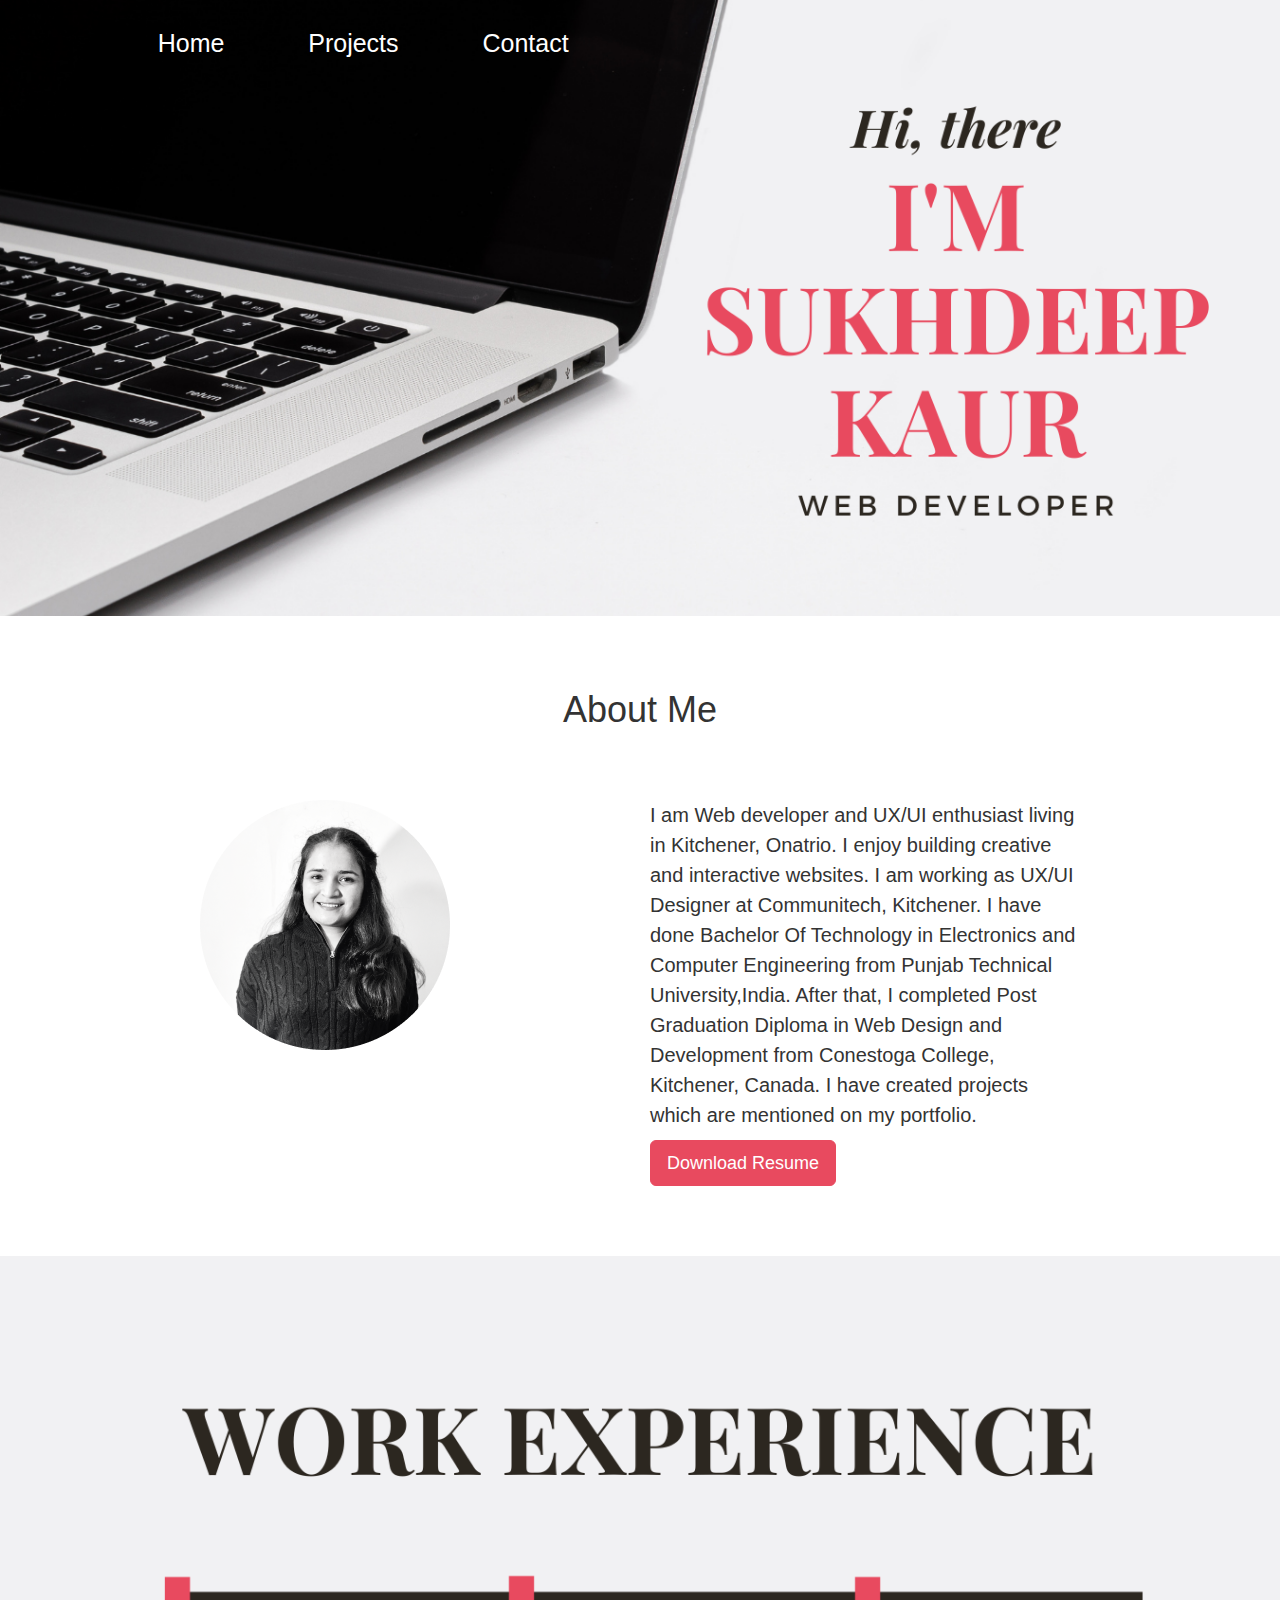
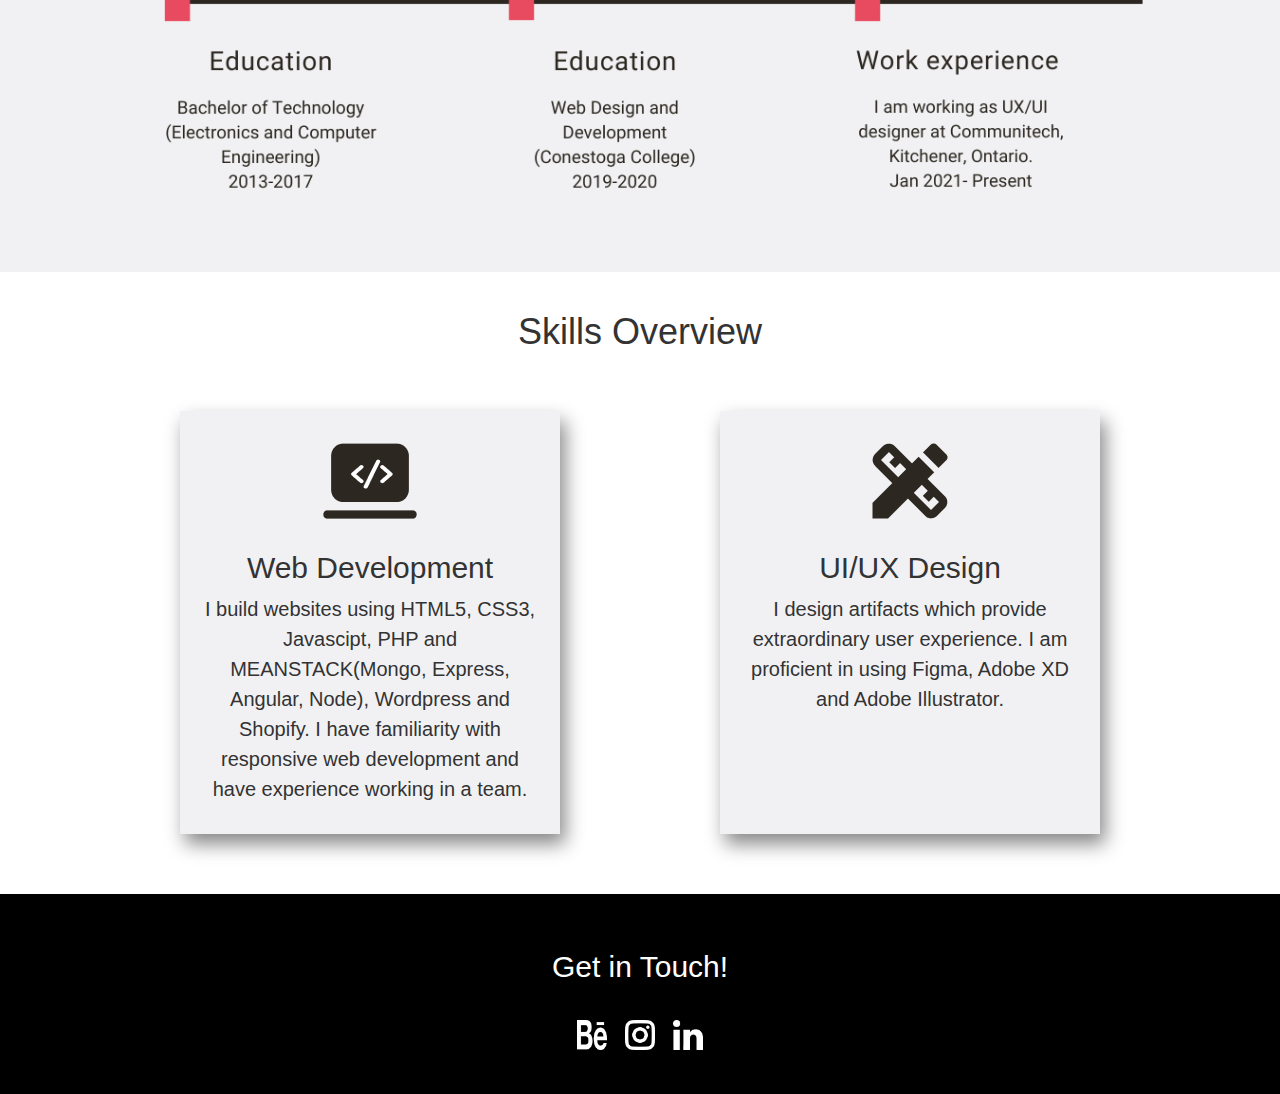
<file: index.html>
<!DOCTYPE html>
<html lang="en">
    <head>
        <meta charset="utf-8">
        <meta name="viewport" content="width=device-width, initial-scale=1">
        <link rel="stylesheet" href="style.css">
        <link rel="stylesheet" href="https://maxcdn.bootstrapcdn.com/bootstrap/3.4.1/css/bootstrap.min.css">
        <title>Sukhdeep Kaur</title>
        
    </head>
    <body> 
        <div class="backg-img">
            <nav class="navbar">
                    
                    <ul id="navL">
                        <li class="link"><a href="index.html">Home</a></li>
                        <li class="link"><a href="projects.html">Projects</a></li>
                        <li class="link"><a href="contact.html">Contact</a></li>
                    </ul>
                    
                </nav>
            
        </div>
                            <h1> About Me</h1>

        <div class="story">

    <div class="left-story">
        <img src="sukh_edited.png">
    </div>
    <div class="right-story">
        
        <p>I am Web developer and UX/UI enthusiast living in Kitchener, Onatrio. I enjoy building creative and interactive websites. I am working as UX/UI Designer at Communitech, Kitchener. I have done Bachelor Of Technology in Electronics and Computer Engineering from Punjab Technical University,India. After that, I completed Post Graduation Diploma in Web Design and Development from Conestoga College, Kitchener, Canada. I have created projects which are mentioned on my portfolio. </p>
        <a href="SUKHDEEP_KAUR_Resume.pdf" download><button type="button" class="btn btn-primary btn-lg">Download Resume</button></a>
        
        
    </div>
            
        </div>
        <img src="work_experience.png" class="responsive">
        
        

                                    <h1> Skills Overview</h1>

<div class="skills">
    <div class="left">
        <img src="web-icon.png">
        <h2>Web Development</h2>
        <p>I build websites using HTML5, CSS3, Javascipt, PHP and MEANSTACK(Mongo, Express, Angular, Node), Wordpress and Shopify. I have familiarity with responsive web development and have experience working in a team.</p>
    </div>
    <div class="right">
        <img src="ui-icon.png">
        <h2> UI/UX Design</h2>
        <p>I design artifacts which provide extraordinary user experience. I am proficient in using Figma, Adobe XD and Adobe Illustrator.</p>
        
        
    </div>
        </div>
        <!--<div class="technologies">
            <h4>HTML5,CSS3</h4>
 
    <div class="progress">
    <div class="progress-bar" role="progressbar" aria-valuenow="70" aria-valuemin="0" aria-valuemax="100" style="width:90%">
    </div>
</div>
<h4>Javascript</h4>
  <div class="progress">
    <div class="progress-bar" role="progressbar" aria-valuenow="70" aria-valuemin="0" aria-valuemax="100" style="width:90%">
    </div>
</div>
<h4>PHP</h4>
  <div class="progress">
    <div class="progress-bar" role="progressbar" aria-valuenow="70" aria-valuemin="0" aria-valuemax="100" style="width:95%">
    </div>
</div>


<h4>Object Oriented Programming</h4>
  <div class="progress">
    <div class="progress-bar" role="progressbar" aria-valuenow="70" aria-valuemin="0" aria-valuemax="100" style="width:80%">
    </div>
</div>
<h4>ASP.Net MVC</h4>
  <div class="progress">
    <div class="progress-bar" role="progressbar" aria-valuenow="70" aria-valuemin="0" aria-valuemax="100" style="width:70%">
    </div>
</div>
<h4>MEANSTACK(Mongo,Express,Angular,Node)</h4>
  <div class="progress">
    <div class="progress-bar" role="progressbar" aria-valuenow="70" aria-valuemin="0" aria-valuemax="100" style="width:80%">
    </div>
</div>
<h4>Python</h4>
  <div class="progress">
    <div class="progress-bar" role="progressbar" aria-valuenow="70" aria-valuemin="0" aria-valuemax="100" style="width:70%">
    </div>
</div>
        </div>
        -->
        
        <footer>
            Get in Touch!
            <div class="icons">
                <a href="https://www.behance.net/sukhdeepkaur2"><img src="behance-icon.png"></a>
            <a href="https://www.instagram.com/sukh_thiara13/?hl=en"><img src="insta-icon.png"></a>
            <a href="https://www.linkedin.com/in/sukhdeep-kaur-40060a186/"><img src="linkedin-icon.png"></a>
            </div>        
        </footer>
        
        <script src="script.js"></script>


    </body>
</html>
</file>
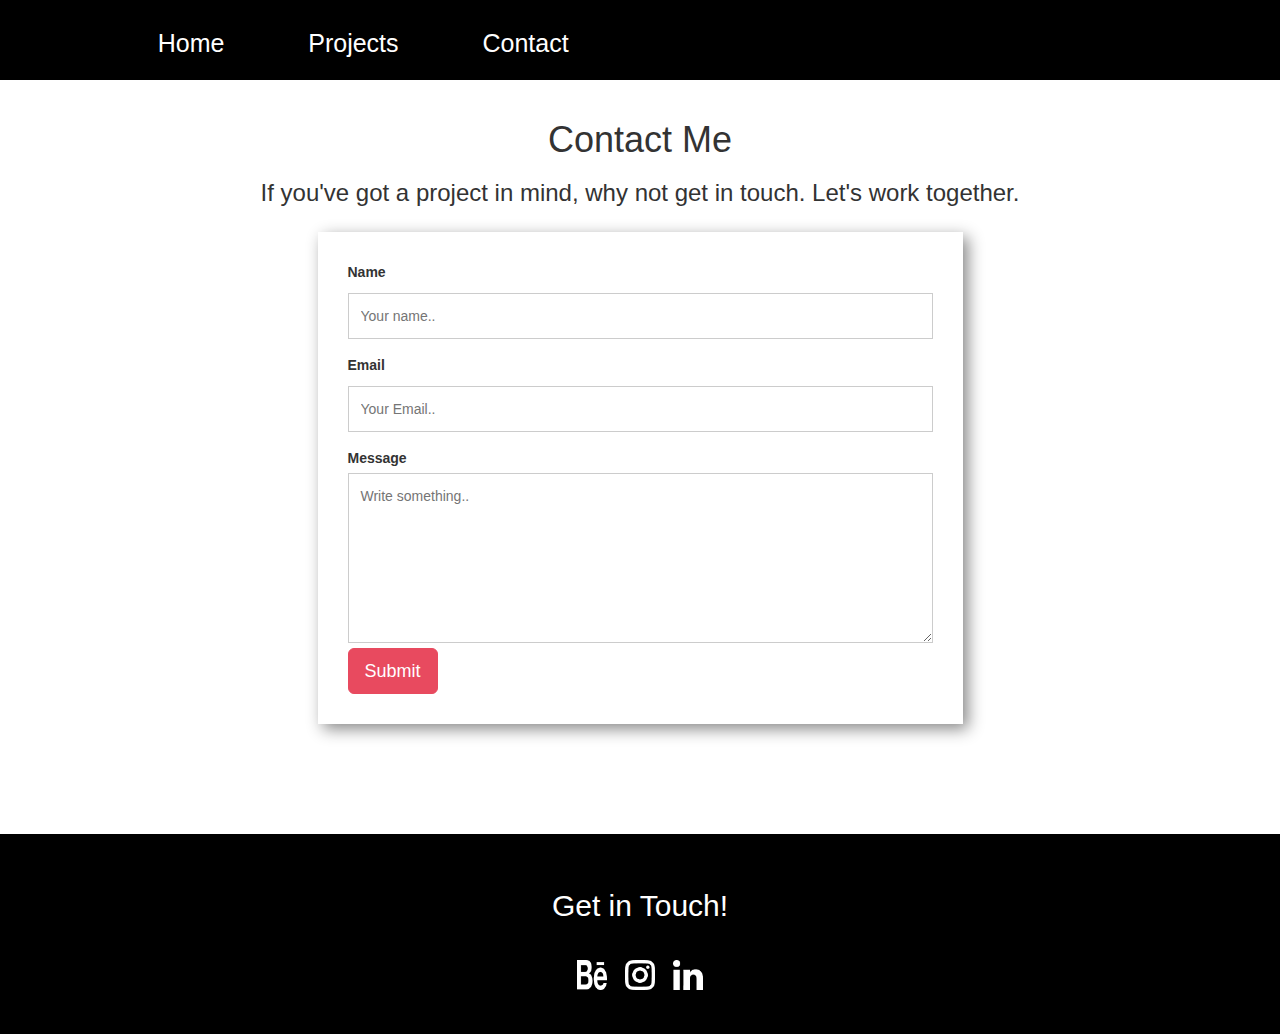
<file: contact.html>
<!DOCTYPE html>
<html lang="en">
    <head>
        <meta charset="utf-8">
        <meta name="viewport" content="width=device-width, initial-scale=1">
        <link rel="stylesheet" href="style.css">
        <title>Sukhdeep Kaur</title>
        <link rel="stylesheet" href="https://maxcdn.bootstrapcdn.com/bootstrap/3.4.1/css/bootstrap.min.css">
  <script src="https://ajax.googleapis.com/ajax/libs/jquery/3.5.1/jquery.min.js"></script>
  <script src="https://maxcdn.bootstrapcdn.com/bootstrap/3.4.1/js/bootstrap.min.js"></script>
        
    </head>
    <body>  
        <div class="contact">
            <nav class="navbar">
                    
                    <ul id="navL">
                        <li><a href="index.html">Home</a></li>
                        <li><a href="projects.html">Projects</a></li>
                        <li><a href="contact.html">Contact</a></li>
                    </ul>
            
                </nav>
            
        </div>
        
        
            
           
            <section>
                <h1>Contact Me</h1>
                <h3>If you've got a project in mind, why not get in touch. Let's work together.</h3>
                <div class="container1">
  
  <div class="row">
   
    <div class="column">
      <form method="post" name="contact-form" action="submit.php">
        <label for="fname">Name</label>
        <input type="text" id="fname" name="firstname" placeholder="Your name.." required>
        <label for="lname">Email</label>
        <input type="text" id="email" name="email" placeholder="Your Email.." required>
        <label for="subject">Message</label>
        <textarea id="subject" name="subject" placeholder="Write something.." style="height:170px" required></textarea>
        <div class="submit">
<button type="button" class="btn btn-primary btn-lg">Submit</button>          </div>
      </form>
    </div>
  </div>
</div>
            

            </section>
        
        <footer>
            Get in Touch!
            <div class="icons">
                <a href="https://www.behance.net/sukhdeepkaur2"><img src="behance-icon.png"></a>
            <a href="https://www.instagram.com/sukh_thiara13/?hl=en"><img src="insta-icon.png"></a>
            <a href="https://www.linkedin.com/in/sukhdeep-kaur-40060a186/"><img src="linkedin-icon.png"></a>
            </div>        
        </footer>
       
    </body>
</html>
</file>
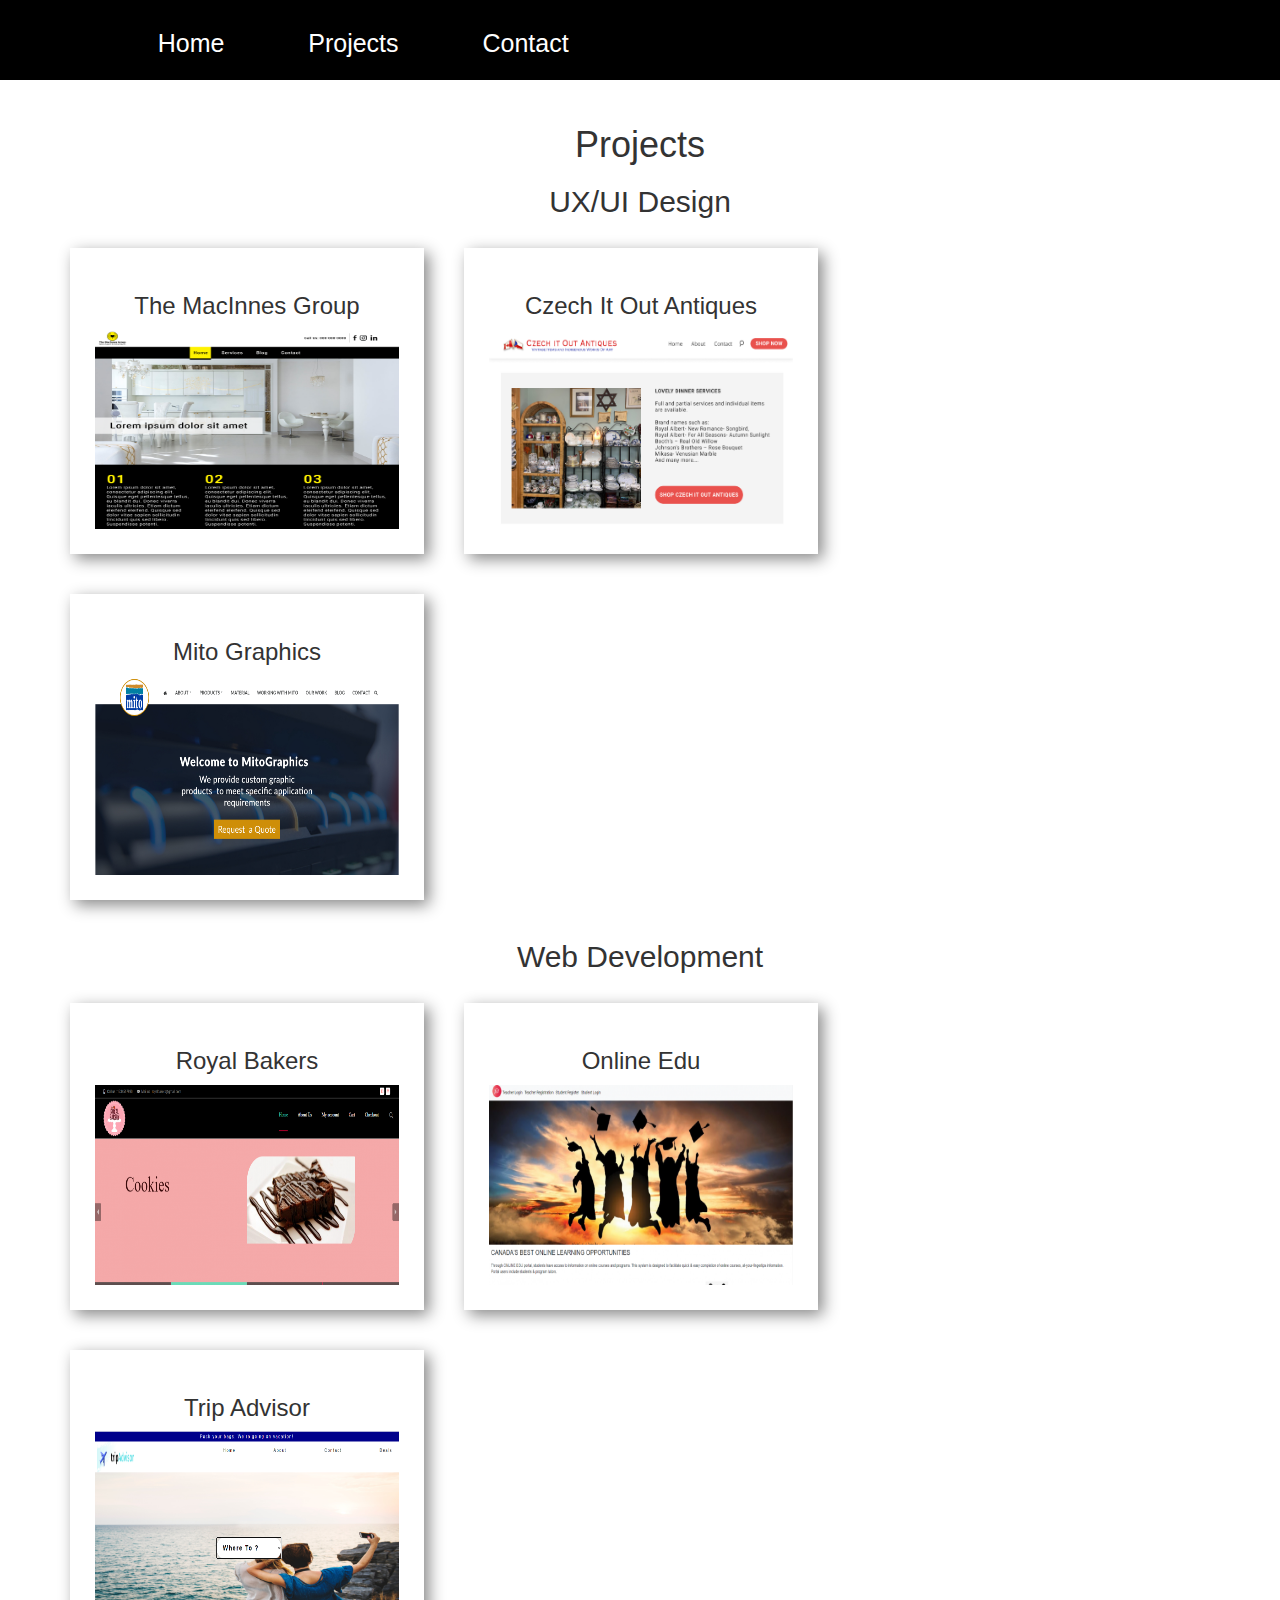
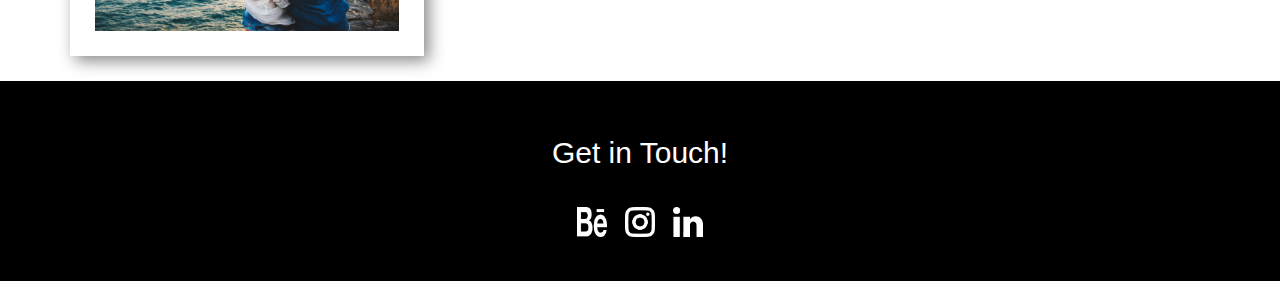
<file: projects.html>
<!DOCTYPE html>
<html lang="en">
    <head>
        <meta charset="utf-8">
        <meta name="viewport" content="width=device-width, initial-scale=1">
        <link rel="stylesheet" href="style.css">
        <title>Sukhdeep Kaur</title>
        <link rel="stylesheet" href="https://maxcdn.bootstrapcdn.com/bootstrap/3.4.1/css/bootstrap.min.css">
  <script src="https://ajax.googleapis.com/ajax/libs/jquery/3.5.1/jquery.min.js"></script>
  <script src="https://maxcdn.bootstrapcdn.com/bootstrap/3.4.1/js/bootstrap.min.js"></script>
        
    </head>
    <body> 
        <div class="project">
            <nav class="navbar">
                    
                    <ul id="navL">
                        <li class="link"><a href="index.html">Home</a></li>
                        <li class="link"><a href="projects.html">Projects</a></li>
                        <li class="link"><a href="contact.html">Contact</a></li>
                    </ul>
            
                </nav>
            
        </div>
        

       <div class="container-fluid">
          <h1>Projects</h1>
           <h2>UX/UI Design</h2>
           <div class="row">
            <div class="col-sm-4"><h3>The MacInnes Group</h3>
                <a href="https://www.behance.net/gallery/116148081/UXUI" target="_blank">
                    <img src="MG.png" class="responsive">
                </a>
                
               </div>
               <div class="col-sm-4"><h3>Czech It Out Antiques</h3>
                   <a href="https://www.behance.net/gallery/116148615/UXUI" target="_blank">
                    <img src="Landing%20Page-b1.png" class="responsive">
                </a>
                
               </div>    
               <div class="col-sm-4"><h3>Mito Graphics</h3>
                   <a href="https://www.behance.net/gallery/116148821/UXUI" target="_blank">
                    <img src="mito-graphics.png" class="responsive">
                </a>
                
               </div>
          </div>
           <h2>Web Development</h2>
          <div class="row">
            <div class="col-sm-4"><h3>Royal Bakers</h3>
                <a href="http://royalbakers.altervista.org/?doing_wp_cron=1616691686.8040800094604492187500" target="_blank">
                    <img src="royal-bakers.png" class="responsive">
                </a>
              </div>
            <div class="col-sm-4"><h3>Online Edu</h3>
                <a href="https://asthagarg09.github.io/capstoneProject/" target="_blank">
                    <img src="onlineEdu.png" class="responsive">
                </a>
                
              </div>
            <div class="col-sm-4">
                <h3>Trip Advisor</h3>
                <a href="https://sukhdeep1310.github.io/tripAdvisor/" target="_blank">
                     <img src="travel_website.png" class="responsive">
                </a>
               
              </div>
          </div>
        </div>

        

        
<div class="second-row">
        </div>
        
        <footer>
            Get in Touch!
            <div class="icons">
                <a href="https://www.behance.net/sukhdeepkaur2"><img src="behance-icon.png"></a>
            <a href="https://www.instagram.com/sukh_thiara13/?hl=en"><img src="insta-icon.png"></a>
            <a href="https://www.linkedin.com/in/sukhdeep-kaur-40060a186/"><img src="linkedin-icon.png"></a>
            </div>        
        </footer>
        <script>
// When the user scrolls down 80px from the top of the document, resize the navbar's padding and the logo's font size
window.onscroll = function() {scrollFunction()};

function scrollFunction() {
  if (document.body.scrollTop > 80 || document.documentElement.scrollTop > 80) {
    document.getElementById("navbar").style.padding = "30px 10px";
    document.getElementById("logo").style.fontSize = "25px";
  } else {
    document.getElementById("navbar").style.padding = "80px 10px";
    document.getElementById("logo").style.fontSize = "35px";
  }
}
</script>
        
        
        <script src="script.js"></script>


    </body>
</html>
</file>
<file: style.css>
*{
    box-sizing: border-box;
    margin:0;
}
body, html {
    height:100%;
}
.backg-img{
    background: url(Hi,%20there1.png);
    width: 100%;
    background-size: contain;
  background-repeat: no-repeat;
    min-height: 650px;
}
/* Navigation */
.project .navbar{
    background-color: #000;
}
.contact .navbar{
    background-color: #000;
}
.navbar{
    color:#fff;
    justify-content: space-around;
    margin-bottom: 0 !important;
    height:80px;
    border-radius: 0px !important;
}
.navbar ul{
    list-style-type: none;
    margin-left: 6%;
}
.navbar li{
    display: inline-block;
    padding: 25px 40px;
    align-items: center;
    font-size: 25px;
}
.navbar a{
    color: #fff;
    text-decoration: none;
}
.navbar a:hover{
    color: #E84A5F;
    text-decoration: none;
}


.responsive{
    width:100%;
    height: auto;
}
h1{
    margin-top: 40px !important;
}
.story{
    display: flex;
    margin: 30px 100px;
}
.right-story{
    letter-spacing: 4%;
    flex:1;
    width:400px;
    margin: 20px 80px;
    text-align: left;
    padding:20px;
}
.left-story img{
    letter-spacing: 4%;
    flex:1;
    margin: 20px 80px;
    text-align: center;
    padding:20px;
    
}
.right-story p{
    font-size: 20px;
    
    letter-spacing: 4%;
    line-height: 30px;
}
.btn-lg{
    background-color: #E84A5F !important;
    border-color: #E84A5F !important;
}
.btn-lg:hover{
    opacity:70% !important;
}
.skills{
    display: flex;
    margin: 40px 100px;
}
.left,.right{
    letter-spacing: 4%;
    flex:1;
    width:300px;
    margin: 20px 80px;
    text-align: center;
    padding:20px;
  box-shadow: 5px 10px 18px #888888;
    background-color: #f1f1f3;
}

.skills p{
    font-size: 20px;
    
    letter-spacing: 4%;
    line-height: 30px;
}
.technologies{
    width:50%;
    margin-left: 25%;
}


/*project*/
h1, h2, h3{
    text-align: center;

}
.container-fluid{
    margin: 5px 50px !important;
}
.col-sm-4{
    padding: 25px !important;
    background-color: #ffffff;
    box-shadow: 5px 5px 15px #888888;
    margin: 20px;
    width:30% !important;

}
.col-sm-4:hover{
    filter:brightness(90%);
}
.col-sm-4 img {
   object-fit:fill;
   width: 100%;
   height: 200px;
}
            
           footer{
    height:200px;
    background-color: #000; 
    color:#fff;
    text-align: center;
    font-size: 30px;
               padding: 4%;
}
.icons{
    height:100px;
    padding:2%;
}
.icons a:hover{
    opacity: 70%;
}
.icons img{
    height:40px;
    width:40px;
    padding: 5px;
}

@media only screen and (max-width:760px){
    .backg-img{
        min-height: 200px;
        background:none;
    }
    .navbar{
        flex-direction: column;
                background-color:#000;
        min-height: 170px !important;

}
  

    .logo{
        width:100%;
        margin-left: 10px;
        margin-top: 10px;
    }
    .navbar li{
        display: block;
        text-align: center;
        padding: 10px;
    }
    .col-sm-4{
        width:auto !important;
    }
    .skills,.story{
        flex-direction: column;
        margin: 30px;
    }
    .left,.right,.left-story,.right-story{
    width:100%;
    margin: 0;
    margin-top: 40px;
    padding:20px;
}
    .left-story img{
        margin:0;
    }
   
    
}
/*Contact page*/


input[type=text], select, textarea {
  width: 100%;
  padding: 12px;
  border: 1px solid #ccc;
  margin-top: 6px;
  margin-bottom: 16px;
  resize: vertical;
}

input[type=submit] {
  background-color: #E84A5F;
  color: white;
  padding: 12px 20px;
  border: none;
  cursor: pointer;
}

input[type=submit]:hover {
opacity: 70%;
}

/* Style the container/contact section */
.container1 {
  border-radius: 5px;
  padding: 10px;
}

/* Create two columns that float next to eachother */
.column {
  width: 50%;
  margin-top: 6px;
  padding: 30px;
    margin-left: 25%;
   box-shadow: 5px 5px 15px #888888;
    margin-bottom: 100px;

}

/* Clear floats after the columns */
.row:after {
  content: "";
  display: table;
  clear: both;
}

/* Responsive layout - when the screen is less than 600px wide, make the two columns stack on top of each other instead of next to each other */
@media screen and (max-width: 600px) {
  .column, input[type=submit] {
    width: 100%;
    margin-top: 0;
      margin-left: 0;
  }
}
/*projects*/
</file>
